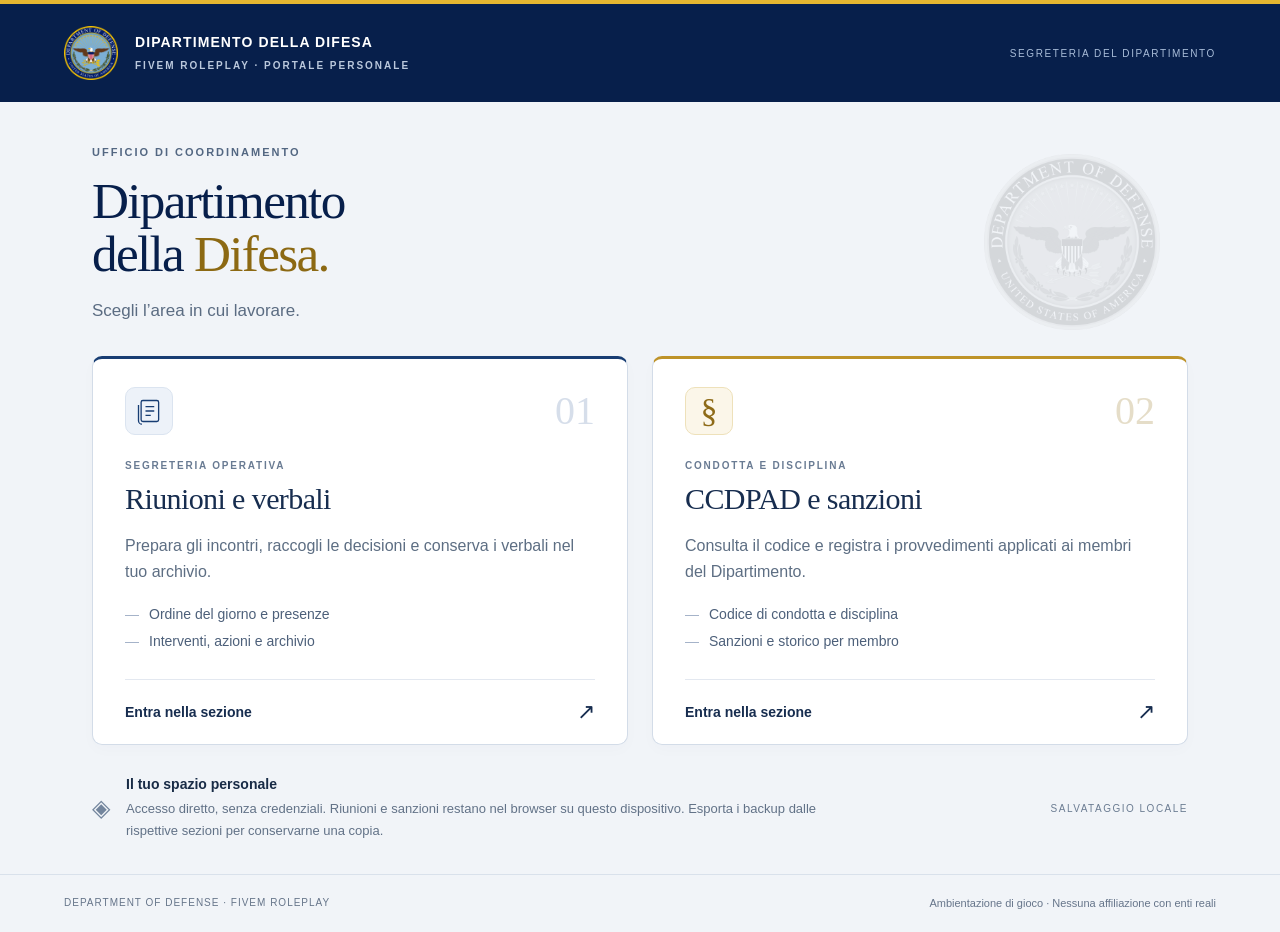
<file: index.html>
<!doctype html>
<html lang="it"><head><meta charset="UTF-8"><meta name="viewport" content="width=device-width, initial-scale=1"><meta name="theme-color" content="#071f4b"><meta name="description" content="Portale personale del Dipartimento della Difesa FiveM RP."><title>Dipartimento della Difesa · Portale</title><link rel="icon" href="assets/stemma-difesa.png"><link rel="stylesheet" href="style.css"><link rel="stylesheet" href="portal.css"></head>
<body class="portal-home"><a class="skip-link" href="#main">Vai alla scelta della sezione</a>
<header class="portal-header"><a class="identity" href="index.html"><img src="assets/stemma-difesa.png" alt="Stemma del Dipartimento della Difesa"><span>DIPARTIMENTO DELLA DIFESA<small>FIVEM ROLEPLAY · PORTALE PERSONALE</small></span></a><span class="portal-header-note">SEGRETERIA DEL DIPARTIMENTO</span></header>
<main id="main" class="portal-main"><section class="portal-intro"><div class="eyebrow">UFFICIO DI COORDINAMENTO</div><h1>Dipartimento<br>della <em>Difesa.</em></h1><p>Scegli l’area in cui lavorare.</p><img class="portal-seal" src="assets/stemma-difesa.png" alt=""></section>
<nav class="portal-choices" aria-label="Scegli una sezione">
<a class="portal-card" href="riunioni.html"><div class="portal-card-top"><span class="portal-symbol" aria-hidden="true"><svg viewBox="0 0 32 32" fill="none" stroke="currentColor" stroke-width="1.5"><rect x="7" y="4" width="20" height="24" rx="2"/><path d="M12 11h10M12 16h10M12 21h6M4 9v18a4 4 0 0 0 4 4"/></svg></span><span class="portal-number">01</span></div><div class="eyebrow">SEGRETERIA OPERATIVA</div><h2>Riunioni e verbali</h2><p>Prepara gli incontri, raccogli le decisioni e conserva i verbali nel tuo archivio.</p><ul><li>Ordine del giorno e presenze</li><li>Interventi, azioni e archivio</li></ul><span class="portal-enter">Entra nella sezione <span aria-hidden="true">↗</span></span></a>
<a class="portal-card discipline-card" href="ccdpad.html"><div class="portal-card-top"><span class="portal-symbol" aria-hidden="true">§</span><span class="portal-number">02</span></div><div class="eyebrow">CONDOTTA E DISCIPLINA</div><h2>CCDPAD e sanzioni</h2><p>Consulta il codice e registra i provvedimenti applicati ai membri del Dipartimento.</p><ul><li>Codice di condotta e disciplina</li><li>Sanzioni e storico per membro</li></ul><span class="portal-enter">Entra nella sezione <span aria-hidden="true">↗</span></span></a>
</nav><aside class="portal-storage"><span class="storage-mark" aria-hidden="true">◈</span><div><strong>Il tuo spazio personale</strong><p>Accesso diretto, senza credenziali. Riunioni e sanzioni restano nel browser su questo dispositivo. Esporta i backup dalle rispettive sezioni per conservarne una copia.</p></div><span class="portal-storage-label">SALVATAGGIO LOCALE</span></aside></main>
<footer class="portal-footer"><span>DEPARTMENT OF DEFENSE · FIVEM ROLEPLAY</span><span>Ambientazione di gioco · Nessuna affiliazione con enti reali</span></footer></body></html>
</file>
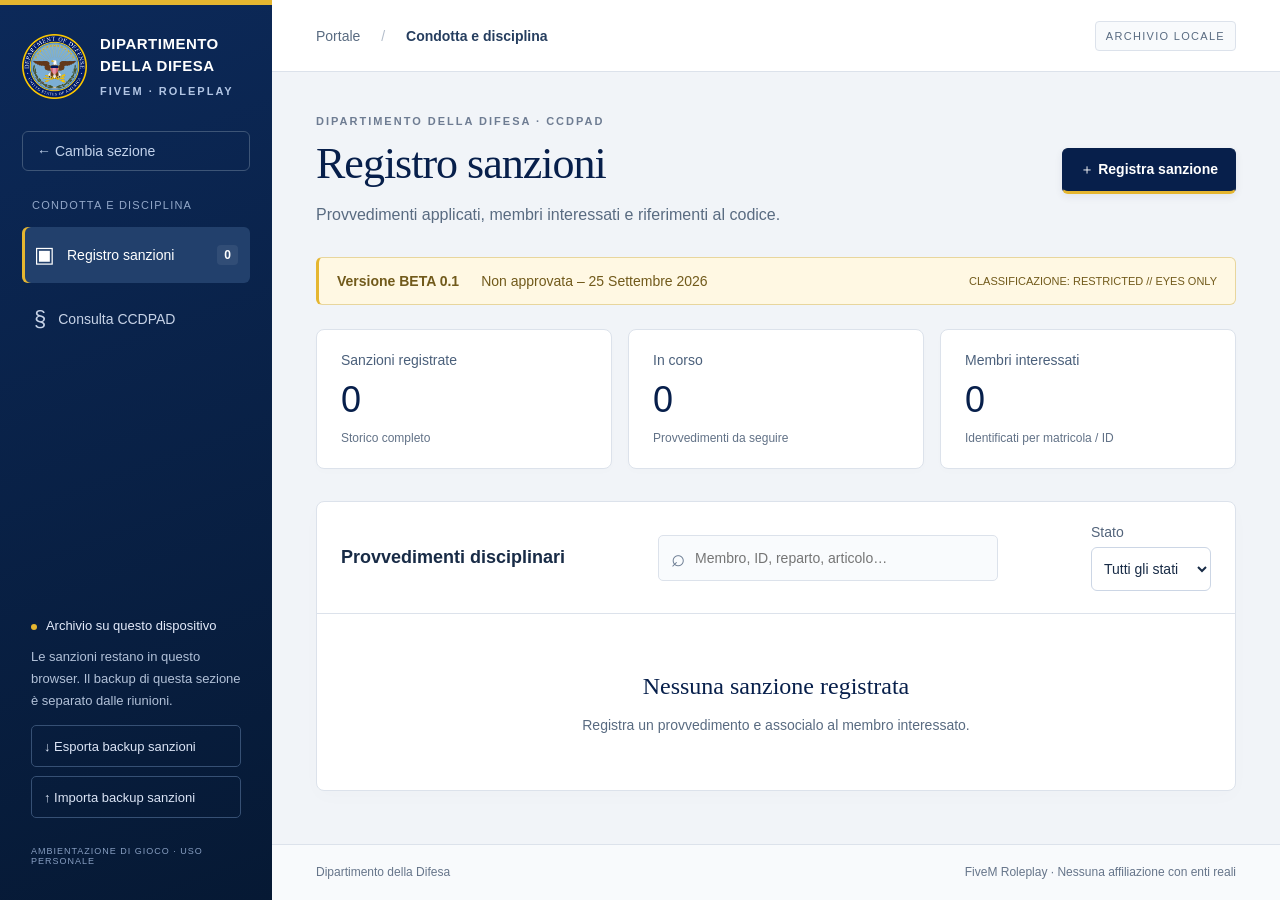
<file: ccdpad.html>
<!doctype html>
<html lang="it">
<head>
  <meta charset="UTF-8"><meta name="viewport" content="width=device-width, initial-scale=1">
  <meta name="theme-color" content="#071f4b"><meta name="description" content="CCDPAD e registro personale delle sanzioni del Dipartimento della Difesa, FiveM Roleplay.">
  <title>Dipartimento della Difesa · CCDPAD</title>
  <link rel="icon" href="assets/stemma-difesa.png"><link rel="stylesheet" href="style.css"><link rel="stylesheet" href="portal.css">
  <script src="ccdpad-data.js" defer></script><script src="ccdpad.js" defer></script>
</head>
<body>
  <a class="skip-link" href="#main">Vai al contenuto</a>
  <aside class="sidebar">
    <a class="identity" href="index.html"><img src="assets/stemma-difesa.png" alt="Stemma del Dipartimento della Difesa"><span>DIPARTIMENTO<br>DELLA DIFESA<small>FIVEM · ROLEPLAY</small></span></a>
    <a class="back-home" href="index.html">← Cambia sezione</a>
    <div class="nav-label">CONDOTTA E DISCIPLINA</div><nav aria-label="CCDPAD"><button class="nav-item active" data-tab="register"><span>▣</span> Registro sanzioni <b id="sanction-count">0</b></button><button class="nav-item" data-tab="code"><span>§</span> Consulta CCDPAD</button></nav>
    <div class="sidebar-bottom"><div class="local-label"><span></span> Archivio su questo dispositivo</div><p>Le sanzioni restano in questo browser. Il backup di questa sezione è separato dalle riunioni.</p><button id="export-sanctions" class="sidebar-button">↓ Esporta backup sanzioni</button><button id="import-sanctions" class="sidebar-button">↑ Importa backup sanzioni</button><input type="file" id="sanction-file" accept=".json,application/json" hidden><small>AMBIENTAZIONE DI GIOCO · USO PERSONALE</small></div>
  </aside>
  <div class="workspace"><header class="topbar"><span><a href="index.html">Portale</a> <span class="divider">/</span> <strong>Condotta e disciplina</strong></span><span class="private-tag">ARCHIVIO LOCALE</span></header>
  <main id="main">
    <section class="page-heading"><div><div class="eyebrow">DIPARTIMENTO DELLA DIFESA · CCDPAD</div><h1 id="discipline-title">Registro sanzioni</h1><p>Provvedimenti applicati, membri interessati e riferimenti al codice.</p></div><button id="new-sanction" class="button primary">＋ Registra sanzione</button></section>
    <div class="code-notice"><strong id="code-version"></strong><span id="code-approval"></span><span id="code-classification"></span></div>
    <section id="register-panel">
      <div class="stats"><div><span>Sanzioni registrate</span><strong id="total-sanctions">0</strong><small>Storico completo</small></div><div><span>In corso</span><strong id="active-sanctions">0</strong><small>Provvedimenti da seguire</small></div><div><span>Membri interessati</span><strong id="total-members">0</strong><small>Identificati per matricola / ID</small></div></div>
      <section class="register"><div class="register-toolbar"><h2>Provvedimenti disciplinari</h2><label class="search"><span aria-hidden="true">⌕</span><input id="sanction-search" type="search" aria-label="Cerca sanzioni" placeholder="Membro, ID, reparto, articolo…"></label><label class="filter-label">Stato<select id="status-filter"><option value="">Tutti gli stati</option><option>In corso</option><option>Eseguita</option><option>Revocata</option></select></label></div><div id="sanction-list"></div></section>
    </section>
    <section id="code-panel" hidden>
      <div class="code-heading"><h2 id="code-full-title"></h2><p id="code-subtitle"></p></div>
      <div class="code-filters"><label>Cerca nel codice<input id="code-search" type="search" placeholder="Articolo, titolo o descrizione"></label><label>Ambito<select id="group-filter"><option value="">Tutti gli ambiti</option><option>Apicali</option><option>Direzionali</option><option>Clausole generali</option></select></label><label>Classe<select id="level-filter"><option value="">Tutte le classi</option><option>L1</option><option>M2</option><option>G3</option><option>VG4</option><option>X5</option></select></label></div>
      <p id="article-count" class="result-count" aria-live="polite"></p><div id="article-list"></div><section class="code-notes"><h2>Note e classi del documento</h2><dl id="code-notes"></dl></section>
    </section>
  </main><footer>Dipartimento della Difesa <span>FiveM Roleplay · Nessuna affiliazione con enti reali</span></footer></div>
  <dialog id="sanction-editor"><form id="sanction-form"><div class="editor-head"><div><div class="eyebrow">PROVVEDIMENTO DISCIPLINARE</div><h2 id="sanction-editor-title">Registra sanzione</h2></div><button type="button" id="close-sanction" class="icon-button" aria-label="Chiudi scheda">×</button></div><div class="editor-body">
    <div class="section-heading"><span>01</span><h3>Membro interessato</h3></div><div class="form-grid"><label>Nome e cognome RP<input name="member" required maxlength="250"></label><label>Matricola / ID membro<input name="memberId" required maxlength="100" placeholder="Identificativo univoco del membro"></label><label>Reparto<input name="department" required maxlength="250"></label><label>Grado / incarico<input name="role" maxlength="250"></label></div>
    <div class="section-heading"><span>02</span><h3>Riferimento al CCDPAD</h3></div><label>Articolo contestato<select id="article-select" name="articleId" required></select></label><div id="article-preview" class="article-preview"></div>
    <div class="section-heading"><span>03</span><h3>Sanzione applicata</h3></div><div class="form-grid"><label>Protocollo<input name="protocol" required maxlength="100" placeholder="Es. DISC-001"></label><label>Data del provvedimento<input name="date" type="date" required></label><label class="full">Motivazione e fatti accertati<textarea name="reason" required rows="3" maxlength="20000"></textarea></label><label>Importo applicato ($ RP)<input name="amount" type="number" min="0" max="1000000000" step="0.01" placeholder="Vuoto se non applicabile"></label><label>Sanzione interna applicata<input name="internal" maxlength="1000" placeholder="Misura effettivamente disposta"></label><label>Disposto da<input name="issuer" required maxlength="250"></label><label>Stato<select name="status"><option>In corso</option><option>Eseguita</option><option>Revocata</option></select></label><label>Decorrenza<input name="start" type="date"></label><label>Termine / scadenza<input name="end" type="date"></label><label class="full">Note, riferimenti agli atti ed eventuale revoca<textarea name="notes" rows="3" maxlength="20000"></textarea></label></div>
  </div><div class="editor-foot"><span>Registra la misura effettiva consultando il riferimento sopra.</span><button type="submit" class="button primary">Salva sanzione</button></div></form></dialog>
  <dialog id="confirm-dialog"><div class="confirm-body"><h2 id="confirm-title"></h2><p id="confirm-text"></p><div class="confirm-actions"><button id="confirm-cancel" class="button">Annulla</button><button id="confirm-ok" class="button primary">Conferma</button></div></div></dialog>
  <div id="toast" role="status" aria-live="polite"></div><article id="print-document"></article>
</body></html>
</file>
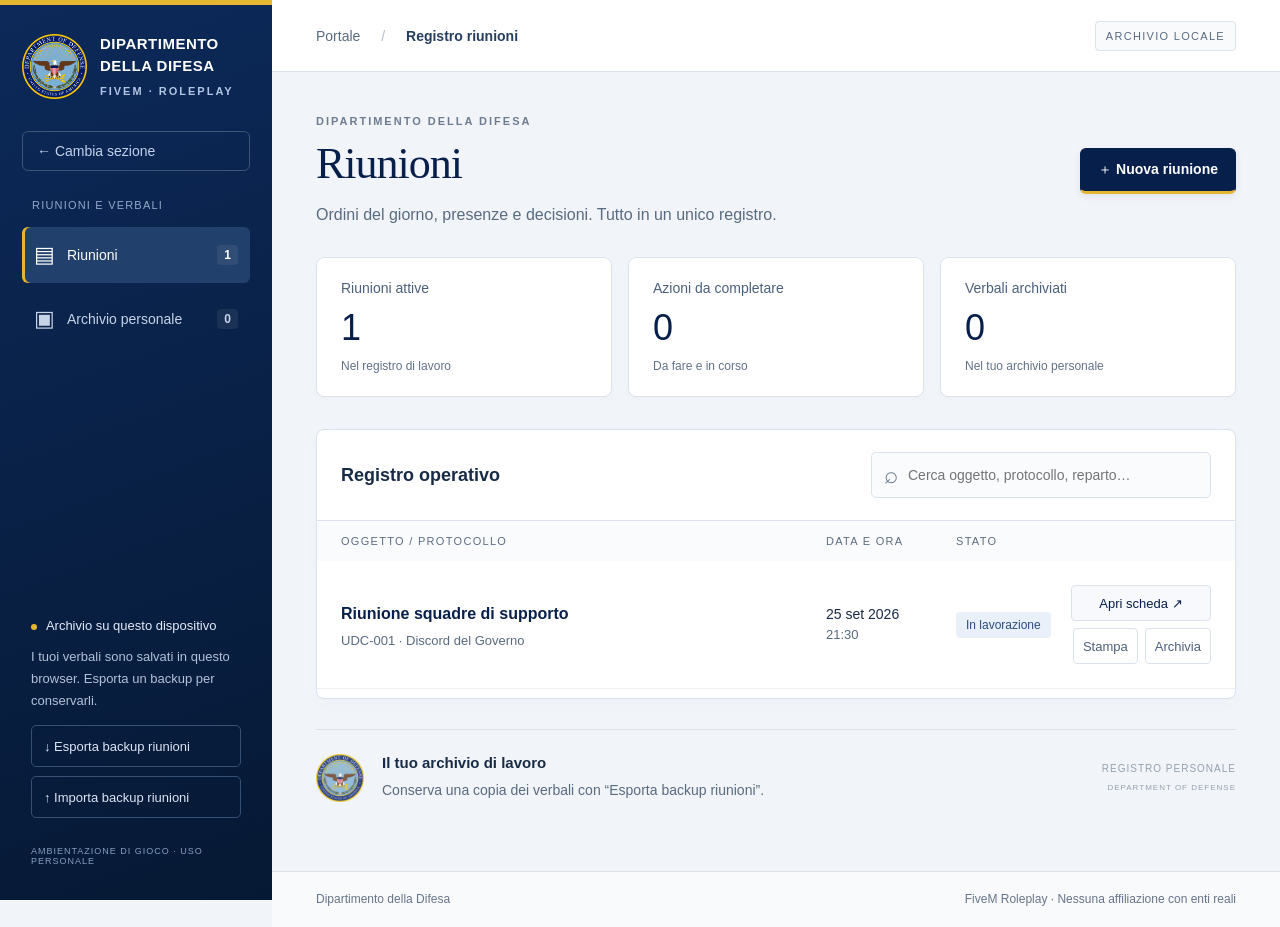
<file: riunioni.html>
<!doctype html>
<html lang="it">
<head>
  <meta charset="UTF-8"><meta name="viewport" content="width=device-width, initial-scale=1">
  <meta name="theme-color" content="#071f4b"><meta name="description" content="Archivio personale delle riunioni del Dipartimento della Difesa — FiveM Roleplay.">
  <title>Dipartimento della Difesa · Riunioni</title>
  <link rel="icon" href="assets/stemma-difesa.png"><link rel="stylesheet" href="style.css"><link rel="stylesheet" href="portal.css">
  <script src="app.js" defer></script>
</head>
<body>
  <a class="skip-link" href="#main">Vai al contenuto</a>
  <aside class="sidebar">
    <a class="identity" href="index.html" aria-label="Torna alla pagina iniziale"><img src="assets/stemma-difesa.png" alt="Stemma del Dipartimento della Difesa"><span>DIPARTIMENTO<br>DELLA DIFESA<small>FIVEM · ROLEPLAY</small></span></a>
    <a class="back-home" href="index.html">← Cambia sezione</a><div class="nav-label">RIUNIONI E VERBALI</div>
    <nav aria-label="Navigazione principale"><button class="nav-item active" data-view="active"><span>▤</span> Riunioni <b id="active-count">0</b></button><button class="nav-item" data-view="archive"><span>▣</span> Archivio personale <b id="archive-count">0</b></button></nav>
    <div class="sidebar-bottom"><div class="local-label"><span></span> Archivio su questo dispositivo</div><p>I tuoi verbali sono salvati in questo browser. Esporta un backup per conservarli.</p><button id="backup" class="sidebar-button">↓ Esporta backup riunioni</button><button id="restore" class="sidebar-button">↑ Importa backup riunioni</button><input id="backup-file" type="file" accept="application/json,.json" hidden><small>AMBIENTAZIONE DI GIOCO · USO PERSONALE</small></div>
  </aside>
  <div class="workspace">
    <header class="topbar"><span><a href="index.html">Portale</a> <span class="divider">/</span> <strong>Registro riunioni</strong></span><span class="private-tag">ARCHIVIO LOCALE</span></header>
    <main id="main">
      <section class="page-heading"><div><div class="eyebrow">DIPARTIMENTO DELLA DIFESA</div><h1 id="page-title">Riunioni</h1><p id="page-description">Ordini del giorno, presenze e decisioni. Tutto in un unico registro.</p></div><button id="new-meeting" class="button primary">＋ Nuova riunione</button></section>
      <section class="stats" aria-label="Riepilogo"><div><span>Riunioni attive</span><strong id="stat-active">0</strong><small>Nel registro di lavoro</small></div><div><span>Azioni da completare</span><strong id="stat-actions">0</strong><small>Da fare e in corso</small></div><div><span>Verbali archiviati</span><strong id="stat-archived">0</strong><small>Nel tuo archivio personale</small></div></section>
      <section class="register"><div class="register-toolbar"><h2 id="list-title">Registro operativo</h2><label class="search"><span aria-hidden="true">⌕</span><input id="search" type="search" placeholder="Cerca oggetto, protocollo, reparto…" aria-label="Cerca riunioni"></label></div><div id="meeting-list"></div></section>
      <section class="document-note"><img src="assets/stemma-difesa.png" alt=""><div><strong>Il tuo archivio di lavoro</strong><p>Conserva una copia dei verbali con “Esporta backup riunioni”.</p></div><span>REGISTRO PERSONALE<br><b>DEPARTMENT OF DEFENSE</b></span></section>
    </main>
    <footer>Dipartimento della Difesa <span>FiveM Roleplay · Nessuna affiliazione con enti reali</span></footer>
  </div>
  <dialog id="editor"><form id="meeting-form"><div class="editor-head"><div><div class="eyebrow">SCHEDA RIUNIONE</div><h2 id="editor-title">Nuova riunione</h2></div><button type="button" id="close-editor" class="icon-button" aria-label="Chiudi scheda">×</button></div><div class="editor-body">
    <div class="section-heading"><span>01</span><h3>Dati dell’incontro</h3></div>
    <div class="form-grid"><label class="full">Oggetto<input name="title" required maxlength="250" placeholder="Oggetto della riunione"></label><label>Data<input name="date" type="date" required></label><label>Orario<input name="time" type="time"></label><label>Luogo<input name="location" maxlength="250" placeholder="Es. Discord del Governo"></label><label>Protocollo<input name="protocol" maxlength="80" placeholder="Es. UDC-002"></label><label>Presiede<input name="chair" maxlength="250"></label><label>Verbalizza<input name="secretary" maxlength="250"></label></div>
    <div class="section-heading"><span>02</span><h3>Ordine del giorno</h3></div><label>Un punto per riga<textarea name="agenda" rows="5" placeholder="Apertura e obiettivi della riunione"></textarea></label>
    <div class="section-heading"><span>03</span><h3>Presenze</h3><button type="button" id="add-person" class="button small">＋ Partecipante</button></div><div id="people"></div>
    <div class="section-heading"><span>04</span><h3>Interventi e azioni</h3><button type="button" id="add-action" class="button small">＋ Intervento</button></div><div id="actions"></div>
    <div class="section-heading"><span>05</span><h3>Conclusioni</h3></div><div class="conclusions"><label>Decisioni confermate<textarea name="decisions" rows="3"></textarea></label><label>Questioni da approfondire<textarea name="questions" rows="3"></textarea></label><label>Prossimo aggiornamento / comunicazione<textarea name="next" rows="2"></textarea></label></div>
  </div><div class="editor-foot"><span id="save-hint">Salva la scheda per conservare le modifiche.</span><button class="button primary" type="submit">Salva riunione</button></div></form></dialog>
  <dialog id="confirm-dialog"><div class="confirm-body"><h2 id="confirm-title"></h2><p id="confirm-text"></p><div class="confirm-actions"><button id="confirm-cancel" class="button">Annulla</button><button id="confirm-ok" class="button primary">Conferma</button></div></div></dialog>
  <div id="toast" role="status" aria-live="polite"></div><article id="print-document"></article>
</body>
</html>
</file>
<file: style.css>
:root{font-family:Arial,Helvetica,sans-serif;color:#182b46;background:#f3f5f8;font-synthesis:none;--navy:#071f4b;--blue:#123972;--gold:#e5b630;--muted:#66758a;--line:#dce2eb}*{box-sizing:border-box}body{margin:0}button,input,textarea,select{font:inherit}button,a,input,textarea,select{-webkit-tap-highlight-color:transparent}button{cursor:pointer}button:focus-visible,a:focus-visible{outline:3px solid #dba720;outline-offset:3px}button{transition:background .15s,transform .15s}button:hover{filter:brightness(.95)}.sidebar{width:272px;background:var(--navy);color:#fff;position:fixed;inset:0 auto 0 0;display:flex;flex-direction:column;padding:34px 22px;z-index:2;border-top:5px solid var(--gold)}.identity{display:flex;gap:13px;align-items:center;color:white;text-decoration:none;font-size:15px;line-height:1.45;font-weight:700;letter-spacing:.7px}.identity img{width:65px;height:65px}.identity small{display:block;font-size:10px;letter-spacing:2px;color:#b1c5e4;margin-top:7px}.nav-label{font-size:10px;letter-spacing:1.5px;color:#93a8c9;margin:52px 10px 16px}.nav-item{width:100%;border:0;background:transparent;color:#c7d3e7;border-radius:6px;padding:15px 12px;margin-bottom:8px;text-align:left;display:flex;align-items:center;gap:12px;font-size:14px}.nav-item.active{background:#1c3864;color:#fff;box-shadow:inset 3px 0 var(--gold)}.nav-item span{font-size:22px}.nav-item b{margin-left:auto;background:#ffffff12;border-radius:4px;padding:3px 7px;font-size:12px}.sidebar-bottom{margin-top:auto;padding:28px 9px 0}.local-label{font-size:12px;color:#e3eafa}.local-label span{display:inline-block;width:6px;height:6px;border-radius:100%;background:var(--gold);margin-right:6px}.sidebar-bottom p{font-size:12px;line-height:1.7;color:#9eb0cc}.sidebar-button{display:block;background:transparent;border:1px solid #365074;color:#dce5f6;text-align:left;width:100%;padding:10px 12px;border-radius:5px;font-size:12px;margin-top:9px}.sidebar-bottom>small{display:block;font-size:9px;letter-spacing:1px;color:#879ec1;margin-top:28px}.workspace{margin-left:272px}.topbar{height:80px;background:white;border-bottom:1px solid var(--line);padding:0 44px;display:flex;align-items:center;justify-content:space-between;font-size:12px;color:var(--muted)}.topbar strong{font-weight:400;color:#263e5f}.divider{margin:0 17px;color:#b3bdcb}.private-tag{font-size:10px;letter-spacing:1.3px;border:1px solid var(--line);padding:8px 10px;border-radius:4px}main{padding:43px 44px 30px;max-width:1500px;margin:auto}.eyebrow{font-size:10px;font-weight:700;letter-spacing:2px;color:#6e7c92;margin-bottom:12px}.page-heading{display:flex;justify-content:space-between;align-items:center;gap:20px;margin-bottom:32px}h1{font-family:Georgia,serif;font-weight:400;font-size:42px;letter-spacing:-1px;margin:0 0 12px}.page-heading p{font-size:14px;color:var(--muted);margin:0;line-height:1.6}.button{border:1px solid var(--line);background:white;color:var(--navy);border-radius:5px;padding:12px 17px;font-size:14px;font-weight:600;white-space:nowrap}.button.primary{background:var(--navy);color:white;border-color:var(--navy)}.page-heading .primary{border-bottom:3px solid var(--gold)}.button.small{font-size:12px;padding:9px 12px}.stats{display:grid;grid-template-columns:repeat(3,1fr);background:white;border:1px solid var(--line);border-radius:7px;margin-bottom:32px}.stats>div{padding:23px 26px;position:relative}.stats>div+div{border-left:1px solid var(--line)}.stats span{display:block;font-size:13px;color:#4b607b}.stats strong{font-size:34px;font-weight:400;display:block;margin:11px 0 7px;color:var(--navy)}.stats small{font-size:12px;color:#8993a3}.register{background:white;border:1px solid var(--line);border-radius:7px;overflow:hidden;min-height:300px}.register-toolbar{padding:22px 24px;display:flex;align-items:center;justify-content:space-between;gap:20px;border-bottom:1px solid var(--line)}h2{font-size:18px;margin:0;font-weight:600}.search{display:flex;align-items:center;gap:10px;border:1px solid var(--line);border-radius:5px;padding:0 12px;width:310px}.search span{font-size:24px;color:#6d7d93}.search input{border:0;padding:10px 0;font-size:12px;background:transparent;width:100%;outline-offset:0}.list-head,.meeting-row{display:grid;grid-template-columns:minmax(240px,1fr) 115px 100px 140px;gap:15px;align-items:center;padding:14px 24px}.list-head{font-size:10px;letter-spacing:1.3px;color:#8490a1;background:#fafbfc}.meeting-row{padding-top:24px;padding-bottom:24px;border-bottom:1px solid #edf0f5}.meeting-title{background:none;border:0;text-align:left;padding:0;font-size:15px;color:var(--navy);font-weight:600;line-height:1.5}.meeting-meta{margin-top:7px;font-size:12px;color:var(--muted)}.meeting-date{font-size:13px;line-height:1.6}.meeting-date small{display:block;color:var(--muted);font-size:12px}.badge{display:inline-block;font-size:11px;background:#e9f0fa;color:#294d80;padding:6px 9px;border-radius:4px}.badge.archived{background:#eeedf0;color:#665e71}.row-actions{display:flex;gap:7px;justify-content:flex-end;flex-wrap:wrap}.row-actions button{border:1px solid var(--line);border-radius:4px;background:white;padding:7px 9px;color:#4d607d;font-size:12px}.row-actions button:first-child{width:100%;color:var(--navy);background:#f7f9fc}.empty{padding:52px 24px;text-align:center;color:var(--muted);font-size:14px;line-height:1.7}.empty strong{display:block;color:var(--navy);font-family:Georgia,serif;font-weight:400;font-size:24px;margin-bottom:7px}.document-note{display:flex;align-items:center;gap:18px;margin:30px 0 15px;padding:24px 0;border-top:1px solid var(--line)}.document-note img{width:48px;height:48px;opacity:.8}.document-note strong{font-size:13px;font-weight:600}.document-note p{font-size:12px;color:var(--muted);line-height:1.6;margin:7px 0 0}.document-note>span{margin-left:auto;text-align:right;font-size:9px;line-height:1.8;letter-spacing:1px;color:#95a0b0}.document-note b{font-size:8px;font-weight:400}footer{padding:18px 44px;border-top:1px solid var(--line);display:flex;justify-content:space-between;gap:16px;font-size:10px;color:#8a95a5}dialog{border:0;border-radius:10px;padding:0;color:#182b46;box-shadow:0 25px 100px #061c4c40;width:min(1000px,94vw);max-height:92vh}dialog::backdrop{background:#06152c99;backdrop-filter:blur(3px)}.editor-head{display:flex;justify-content:space-between;align-items:center;padding:24px 30px;background:#f8fafc;border-bottom:1px solid var(--line)}.editor-head .eyebrow{margin-bottom:7px}.icon-button{border:0;background:transparent;font-size:30px;color:#64748b}.editor-body{padding:0 30px 30px}.section-heading{display:flex;align-items:center;gap:12px;margin:30px 0 18px}.section-heading>span{color:#a47a0a;font-size:12px;font-weight:bold;border-bottom:2px solid var(--gold);padding-bottom:4px}h3{font-size:16px;margin:0}.section-heading button{margin-left:auto}.form-grid{display:grid;grid-template-columns:1fr 1fr;gap:18px}label{display:block;font-size:13px;color:#53647b}input,textarea,select{display:block;width:100%;padding:11px 12px;margin-top:7px;border:1px solid #ccd6e5;border-radius:4px;background:#fbfdff;color:#182b46;min-width:0;font-size:14px}textarea{resize:vertical;line-height:1.6}input:focus,textarea:focus,select:focus{outline:2px solid #82a6d1;outline-offset:1px}.full{grid-column:1/-1}.conclusions{display:grid;gap:16px}.repeat-card{background:#f5f7fa;border:1px solid var(--line);padding:18px;border-radius:6px;margin-bottom:12px}.repeat-top{display:flex;justify-content:space-between;align-items:center;margin-bottom:14px;font-size:12px;font-weight:600;color:#5b6e88}.remove{border:0;background:none;color:#a13737;font-size:12px}.repeat-fields{display:grid;grid-template-columns:repeat(3,1fr);gap:14px}.repeat-fields .wide{grid-column:1/-1}.editor-foot{position:sticky;bottom:0;background:white;padding:18px 30px;display:flex;justify-content:space-between;align-items:center;gap:16px;border-top:1px solid var(--line)}.editor-foot span{font-size:12px;color:var(--muted)}#confirm-dialog{width:min(450px,92vw)}.confirm-body{padding:28px}.confirm-body p{font-size:14px;line-height:1.7;color:var(--muted)}.confirm-actions{display:flex;justify-content:flex-end;gap:10px;margin-top:24px}#toast{position:fixed;bottom:24px;left:50%;transform:translateX(-50%);padding:14px 22px;color:white;background:var(--navy);border-radius:6px;box-shadow:0 8px 30px #0002;z-index:10;font-size:14px;display:none;max-width:90vw}#toast.visible{display:block}#print-document{display:none}@media(min-width:1500px){main{padding-top:60px}.register{min-height:340px}}@media(max-width:1150px){.sidebar{width:230px;padding:28px 15px}.workspace{margin-left:230px}main{padding:32px 24px}.topbar{padding:0 24px}.list-head,.meeting-row{grid-template-columns:minmax(180px,1fr) 90px 80px 100px;gap:10px;padding-left:18px;padding-right:18px}.document-note>span{display:none}.identity img{width:52px;height:52px}.identity{font-size:13px}}@media(max-width:820px){.sidebar{position:static;width:100%;padding:18px;display:block}.identity img{width:48px;height:48px}.identity{font-size:12px}.identity small{font-size:9px}.nav-label{display:none}nav{display:flex;gap:10px;margin-top:20px}.nav-item{margin:0}.sidebar-bottom{padding:15px 0 0;display:flex;gap:10px;align-items:center;flex-wrap:wrap}.sidebar-bottom p,.sidebar-bottom>small{display:none}.sidebar-button{width:auto;margin:0}.local-label{margin-right:auto}.workspace{margin:0}.topbar{height:55px}.private-tag{display:none}.page-heading{align-items:flex-start}h1{font-size:36px}.stats>div{padding:20px 15px}.stats small{font-size:10px}.register-toolbar{flex-wrap:wrap}.search{width:100%}.list-head{display:none}.meeting-row{grid-template-columns:1fr auto}.meeting-row>div:nth-child(3){grid-column:1}.row-actions{grid-column:2;grid-row:2}.row-actions button:first-child{width:auto}.meeting-date{text-align:right}.document-note{margin-top:22px}footer{padding:18px 24px;flex-direction:column}.repeat-fields{grid-template-columns:1fr 1fr}}@media(max-width:480px){main{padding:25px 16px}.page-heading{flex-direction:column;gap:18px}.stats{gap:0}.stats span{font-size:11px;line-height:1.4}.stats strong{font-size:28px}.stats small{display:none}.topbar{font-size:10px;padding:0 16px}.divider{margin:0 8px}.nav-item{font-size:12px;padding:12px 9px}.form-grid,.repeat-fields{grid-template-columns:1fr}.editor-body{padding:0 18px 22px}.editor-head,.editor-foot{padding:18px}.editor-foot span{display:none}.editor-foot{justify-content:flex-end}.section-heading h3{font-size:14px}.section-heading{gap:8px}.button.small{font-size:11px;padding:8px}.document-note img{width:40px;height:40px}}
@media print{@page{size:A4;margin:17mm}body{background:white;color:#142844;font-family:Arial,sans-serif}.sidebar,.workspace,dialog,#toast{display:none!important}#print-document{display:block;font-size:10pt;line-height:1.55}.print-head{display:flex;align-items:center;gap:20px;border-bottom:3px solid #b58a17;padding-bottom:18px}.print-head img{width:78px;height:78px}.print-head h1{font-size:21pt;margin:0}.print-head p{margin:5px 0;font-size:9pt}.print-data{display:grid;grid-template-columns:1fr 1fr;gap:8px 24px;margin:25px 0}.print-section{margin-top:24px}.print-section h2{font-size:13pt;border-bottom:1px solid #c5ced9;padding-bottom:7px;break-after:avoid}.print-section p{white-space:pre-wrap;overflow-wrap:anywhere}table{border-collapse:collapse;width:100%;font-size:8pt;margin-top:12px;table-layout:fixed}td,th{border:1px solid #ccd4e0;padding:6px;text-align:left;overflow-wrap:anywhere;white-space:pre-wrap}th{background:#eef2f8}tr{break-inside:avoid}.print-seal{margin:30px 0 0 auto;text-align:center;width:160px;break-inside:avoid}.print-seal img{width:100px;height:100px}.print-seal p{font-size:8pt}.print-foot{margin-top:30px;font-size:8pt;border-top:1px solid #ccd4e0;padding-top:10px;color:#66758a}}
/* Keep native hidden controls hidden even when input styles set display. */
[hidden]{display:none!important}
@media(max-width:820px){.meeting-row{grid-template-columns:minmax(0,1fr) 100px}.meeting-row>div:first-child{grid-column:1;grid-row:1}.meeting-date{grid-column:2;grid-row:1}.meeting-row>div:nth-child(3){grid-column:1/-1;grid-row:2}.row-actions{grid-column:1/-1;grid-row:3;justify-content:flex-start}.meeting-title,.meeting-meta{overflow-wrap:anywhere}}
/* Sezione CCDPAD */
a.nav-item{text-decoration:none}.section-nav-label{margin-top:28px}.sidebar{overflow-y:auto}.code-notice{display:flex;flex-wrap:wrap;gap:10px 22px;background:#fff8e3;border:1px solid #e8d69d;border-left:3px solid var(--gold);padding:15px 18px;margin-bottom:24px;font-size:13px;color:#715a1b}.code-notice span:last-child{margin-left:auto;font-size:11px;align-self:center}.code-heading h2{font-family:Georgia,serif;font-size:26px;line-height:1.4;font-weight:400}.code-heading p{font-size:14px;color:var(--muted);line-height:1.6}.code-filters{display:grid;grid-template-columns:2fr 1fr 1fr;gap:18px;margin:25px 0}.result-count{color:var(--muted);font-size:13px}.code-article{padding:25px;background:white;border:1px solid var(--line);border-radius:7px;margin-bottom:16px}.article-meta{display:flex;align-items:center;flex-wrap:wrap;gap:12px;margin-bottom:16px;color:var(--muted);font-size:12px}.code-article h3,.article-preview h3{font-size:18px;line-height:1.5}.code-article p,.article-preview p{font-size:15px;line-height:1.7;white-space:pre-wrap;overflow-wrap:anywhere}.penalties{display:grid;grid-template-columns:1fr 1fr;gap:20px;padding:16px 0;border-top:1px solid var(--line);margin-top:18px}.penalties strong{font-size:12px;color:var(--muted)}.penalties p{margin:8px 0}.code-notes{padding:25px;background:#eaf0f7;border-radius:7px;margin-top:25px}.code-notes dl{display:grid;grid-template-columns:55px 1fr;gap:15px;font-size:14px;line-height:1.6}.code-notes dt{font-weight:700}.code-notes dd{margin:0;white-space:pre-wrap}.article-preview{background:#f5f7fa;padding:20px;border:1px solid var(--line);border-radius:6px;margin-top:16px}.sanction-row{display:grid;grid-template-columns:minmax(160px,1fr) minmax(180px,1.2fr) auto 130px;gap:18px;padding:24px;align-items:center;border-bottom:1px solid var(--line)}.sanction-row>div{min-width:0}.sanction-row .badge{white-space:normal;line-height:1.5}.sanction-measure{font-size:14px;line-height:1.6;overflow-wrap:anywhere;margin-bottom:0}.sanction-measure span{color:var(--muted)}.filter-label{font-size:12px;min-width:120px}.filter-label select{padding:8px;font-size:12px}.register-toolbar:has(.filter-label){flex-wrap:wrap}.sanction-row .meeting-meta{overflow-wrap:anywhere}#article-select{white-space:normal;max-width:100%}
@media(max-width:1100px){.sanction-row{grid-template-columns:1fr 1fr}.sanction-row>.badge{justify-self:start}.sanction-row .row-actions{grid-column:2;grid-row:2}.sanction-row .row-actions button:first-child{width:auto}}
@media(max-width:820px){.section-nav-label{display:block;margin:20px 9px 0}.section-nav-label+nav{margin-top:10px}.code-notice span:last-child{margin-left:0}.code-filters{grid-template-columns:1fr 1fr}.code-filters>label:first-child{grid-column:1/-1}}
@media(max-width:480px){.sanction-row{grid-template-columns:1fr;padding:20px}.sanction-row .row-actions{grid-column:1;grid-row:auto;justify-content:flex-start}.code-article{padding:18px}.penalties{grid-template-columns:1fr;gap:10px}.code-filters{gap:12px}.article-preview{padding:14px}}
@media print{.article-meta{font-size:9pt}.penalties{display:grid;grid-template-columns:1fr 1fr}.penalties p{font-size:10pt}}
</file>
<file: portal.css>
/* Shared navigation and typography. Print layouts remain in style.css. */
.skip-link{position:fixed;top:8px;left:8px;transform:translateY(-180%);z-index:100;background:white;color:#071f4b;padding:14px 20px;border:2px solid #e5b630;border-radius:6px;text-decoration:none}.skip-link:focus{transform:translateY(0)}
@media screen{
:root{font-family:"Segoe UI",Arial,Helvetica,sans-serif;--muted:#596b81;background:#f1f4f8}
.workspace{min-height:100vh;display:flex;flex-direction:column}.workspace>main{width:100%;flex:1}.workspace>footer{background:#f8fafc}
.sidebar{background:linear-gradient(160deg,#0c2959,#061934);padding-top:28px}.identity{letter-spacing:.5px}.identity small{font-size:11px}.back-home{color:#c2d2eb;text-decoration:none;font-size:14px;display:block;border:1px solid #3d5577;border-radius:6px;padding:11px 14px;margin-top:32px}.back-home:hover{background:#ffffff0c;color:white}.nav-label{margin-top:28px;font-size:11px;letter-spacing:1.2px}.nav-item{min-height:48px;font-size:14px;border-radius:6px}.nav-item:hover{background:#ffffff0a}.nav-item.active{background:#22406c}.sidebar-bottom p{font-size:13px;color:#b2c1d8}.sidebar-button{font-size:13px;min-height:42px}.local-label{font-size:13px}
.topbar{height:72px;font-size:14px}.topbar a{color:var(--muted);text-decoration:none}.topbar a:hover{text-decoration:underline}.topbar strong{font-weight:600}.private-tag{font-size:11px;background:#f8fafc}.page-heading{margin-bottom:30px}.page-heading p{font-size:16px;max-width:650px}.eyebrow{font-size:11px}h1{font-size:44px;color:var(--navy);line-height:1.15}.button{min-height:44px;border-radius:6px;font-size:14px}.button.small{font-size:13px;min-height:38px}.button.primary{box-shadow:0 3px 8px #071f4b12}.button.primary:hover{background:#164175}
.stats{border:0;background:transparent;gap:16px}.stats>div{background:white;border:1px solid var(--line)!important;border-radius:8px;padding:22px 24px;box-shadow:0 3px 8px #14284403}.stats span{font-size:14px}.stats strong{font-size:36px;font-variant-numeric:tabular-nums}.stats small{color:#627287;font-size:12px}.register{box-shadow:0 6px 20px #14284404;border-radius:8px;min-height:270px}.register-toolbar h2{font-size:18px;line-height:1.5}.search{width:340px;max-width:100%;background:#f9fbfd;min-height:44px}.search input{font-size:14px;margin:0}.list-head{font-size:11px;color:#5d6c82}.meeting-title{font-size:16px}.meeting-meta,.meeting-date small{font-size:13px}.meeting-date{font-size:14px}.meeting-row{transition:background .15s}.meeting-row:hover,.sanction-row:hover{background:#fafcff}.row-actions button{font-size:13px;min-height:36px}.badge{font-size:12px;padding:6px 10px}.document-note p{font-size:14px}.document-note strong{font-size:15px}.document-note>span{font-size:10px}footer{font-size:12px;line-height:1.6;color:#66758a}
label{font-size:14px}input,textarea,select{font-size:16px;min-height:44px;border-radius:6px;background:white}.editor-head h2{font-size:22px}.editor-head{border-top:4px solid var(--gold)}.editor-body{padding-bottom:34px}.section-heading{padding-bottom:12px;border-bottom:1px solid #e7ecf2}.section-heading h3{font-size:17px}.editor-foot{box-shadow:0 -5px 20px #14284405}.editor-foot span{font-size:13px}.repeat-card{background:#f6f8fb}.remove{font-size:13px;min-height:36px}.confirm-body p{font-size:16px}.code-notice{border-radius:6px;font-size:14px}.code-article{border-radius:8px}.code-article p,.article-preview p{font-size:16px}.code-filters{padding:20px;background:white;border:1px solid var(--line);border-radius:8px}.code-notes{background:#e7edf5}.filter-label,.filter-label select{font-size:14px}.article-meta{font-size:13px}.penalties strong{font-size:13px}
.portal-home{min-height:100vh;background:#f1f4f8;display:flex;flex-direction:column;border-top:4px solid var(--gold)}.portal-header{background:var(--navy);padding:22px max(5vw,24px);display:flex;align-items:center;justify-content:space-between;gap:24px}.portal-header .identity{font-size:14px;letter-spacing:1.1px;gap:17px}.portal-header .identity img{width:54px;height:54px}.portal-header .identity small{font-size:10px;letter-spacing:2px;color:#bac8dc}.portal-header-note{color:#a8bcd8;letter-spacing:1.6px;font-size:10px}.portal-main{max-width:1160px;width:100%;padding:44px 32px 32px;flex:1}.portal-intro{position:relative;padding:0 0 32px;overflow:hidden}.portal-intro>.eyebrow{color:#536782;letter-spacing:2px;margin-bottom:16px}.portal-intro h1{font-size:clamp(38px,4vw,60px);line-height:1.04;letter-spacing:-1.7px;margin-bottom:16px}.portal-intro h1 em{font-style:normal;color:#8c6913}.portal-intro>p{font-size:17px;color:#5b6c82;margin:0;line-height:1.6}.portal-seal{position:absolute;width:176px;height:176px;right:28px;top:8px;opacity:.13;pointer-events:none;filter:grayscale(1)}
.portal-choices{display:grid;grid-template-columns:1fr 1fr;gap:24px;margin:0}.portal-card{display:flex;flex-direction:column;background:white;color:#172d4f;text-decoration:none;border:1px solid #d3dce8;border-top:3px solid #183d73;border-radius:10px;padding:28px 32px 0;box-shadow:0 5px 15px #0e2b5105;transition:transform .2s,box-shadow .2s,border-color .2s;min-width:0}.portal-card:hover{transform:translateY(-4px);box-shadow:0 14px 32px #0e2b5112;border-color:#99acc5}.portal-card:focus-visible{outline:3px solid var(--gold);outline-offset:5px}.portal-card-top{display:flex;align-items:center;justify-content:space-between;margin-bottom:25px}.portal-symbol{display:flex;align-items:center;justify-content:center;width:48px;height:48px;background:#edf2f9;border:1px solid #dbe4f0;border-radius:10px;color:#173d73;font-family:Georgia,serif;font-size:34px}.portal-symbol svg{width:28px;height:28px}.portal-number{font-family:Georgia,serif;font-size:40px;line-height:1;color:#d6deea}.portal-card .eyebrow{font-size:10px;letter-spacing:1.8px;color:#697b93;margin-bottom:10px}.portal-card h2{font-family:Georgia,serif;font-weight:400;font-size:30px;line-height:1.2;letter-spacing:-.6px}.portal-card p{font-size:16px;line-height:1.65;color:#5d6e83;margin:16px 0}.portal-card ul{list-style:none;padding:0;margin:0 0 24px;font-size:14px;line-height:1.9;color:#4d607a}.portal-card li::before{content:'—';color:#a4b3c9;margin-right:10px}.portal-enter{border-top:1px solid #e3e8f0;padding:19px 0;margin-top:auto;display:flex;align-items:center;justify-content:space-between;font-size:14px;font-weight:600}.portal-enter>span{font-size:22px;font-weight:400}.discipline-card{border-top-color:#be9329}.discipline-card .portal-symbol{background:#fbf6e9;border-color:#eee1ba;color:#8e6b18}.discipline-card .portal-number{color:#e5ddc8}
.portal-storage{display:flex;align-items:center;gap:16px;padding:22px 0 0;margin-top:8px}.storage-mark{font-size:24px;color:#73859d}.portal-storage strong{font-size:14px;font-weight:600}.portal-storage p{font-size:13px;line-height:1.7;margin:5px 0 0;color:#627287;max-width:730px}.portal-storage-label{font-size:10px;letter-spacing:1.5px;white-space:nowrap;color:#6b7c92;margin-left:auto}.portal-footer{display:flex;justify-content:space-between;padding:20px max(5vw,24px);font-size:11px;border-color:#d9e1eb}.portal-footer>span:first-child{font-size:10px;letter-spacing:1px}
}
@media screen and (max-width:1150px){.list-head,.meeting-row{grid-template-columns:minmax(160px,1fr) 100px 115px 140px}.stats>div{padding:20px 16px}.portal-main{padding-top:32px}.portal-card{padding:24px 24px 0}.portal-storage-label{display:none}}
@media screen and (min-width:821px) and (max-width:1050px){.list-head{display:none}.meeting-row{grid-template-columns:1fr 140px}.meeting-row>div:nth-child(3){grid-column:1}.meeting-row .row-actions{grid-column:2;grid-row:2}.page-heading{flex-wrap:wrap}}
@media screen and (max-width:820px){.sidebar{padding:18px 20px;display:grid;grid-template-columns:1fr auto;gap:14px}.sidebar .identity{grid-column:1;font-size:12px}.sidebar .identity small{font-size:10px}.sidebar .identity img{width:44px;height:44px}.back-home{grid-column:2;grid-row:1;align-self:center;margin:0;padding:9px 11px;font-size:13px}.sidebar .nav-label{display:none}.sidebar nav{grid-column:1/-1;margin:0}.sidebar-bottom{grid-column:1/-1;margin:0;padding:0;gap:8px}.sidebar-bottom .local-label{display:none}.sidebar-button{min-height:36px;font-size:12px;padding:8px 10px}.sidebar-bottom p,.sidebar-bottom>small{display:none}.topbar{height:55px;font-size:13px}.page-heading p{font-size:15px}.stats{gap:10px}.stats span{font-size:13px}.stats strong{font-size:30px}.stats small{display:none}.meeting-row{grid-template-columns:minmax(0,1fr) 100px}.meeting-row>div:nth-child(3){grid-column:1/-1}.meeting-row .row-actions{grid-column:1/-1;grid-row:3}.search{width:100%}.portal-header-note{display:none}.portal-main{padding:32px 24px 24px}.portal-intro h1{font-size:44px}.portal-seal{width:130px;height:130px;right:0;top:12px}.portal-card h2{font-size:26px}.portal-card p{font-size:15px}.portal-card ul{font-size:13px}.portal-card{padding:22px 22px 0}.portal-footer{flex-direction:column;gap:8px}.portal-choices{gap:16px}}
@media screen and (max-width:580px){.portal-main{padding:28px 20px}.portal-header{padding:17px 20px}.portal-header .identity{font-size:11px;letter-spacing:.6px;gap:12px}.portal-header .identity img{width:44px;height:44px}.portal-header .identity small{font-size:8px;letter-spacing:1.2px}.portal-intro{padding-bottom:26px}.portal-intro h1{font-size:38px}.portal-intro>.eyebrow{font-size:10px}.portal-intro>p{font-size:16px}.portal-seal{width:102px;height:102px;right:-20px;top:20px;opacity:.08}.portal-choices{grid-template-columns:1fr}.portal-card-top{margin-bottom:18px}.portal-symbol{width:40px;height:40px;font-size:29px}.portal-number{font-size:32px}.portal-card p{margin:12px 0}.portal-card ul{margin-bottom:18px}.portal-enter{padding:16px 0}.portal-storage{align-items:flex-start;padding-top:20px;gap:10px}.portal-footer{padding:18px 20px}}
@media screen and (max-width:480px){.sidebar{padding:15px 16px;gap:12px}.back-home{font-size:12px;padding:8px}.sidebar .identity{gap:8px;font-size:10px;letter-spacing:.2px}.sidebar .identity img{width:38px;height:38px}.sidebar .identity small{font-size:8px;letter-spacing:1px}.sidebar-button{font-size:11px}.stats{gap:7px}.stats>div{padding:16px 10px}.stats span{font-size:12px}.stats strong{font-size:28px}h1{font-size:36px}.button{white-space:normal}.editor-head h2{font-size:19px}.section-heading h3{font-size:15px}.button.small{font-size:12px}.code-notice{font-size:13px}.code-filters{padding:15px}.penalties{grid-template-columns:1fr}.row-actions button{min-height:40px}.document-note>span{display:none}}
@media(prefers-reduced-motion:reduce){*,*::before,*::after{transition:none!important;scroll-behavior:auto!important}}
</file>
